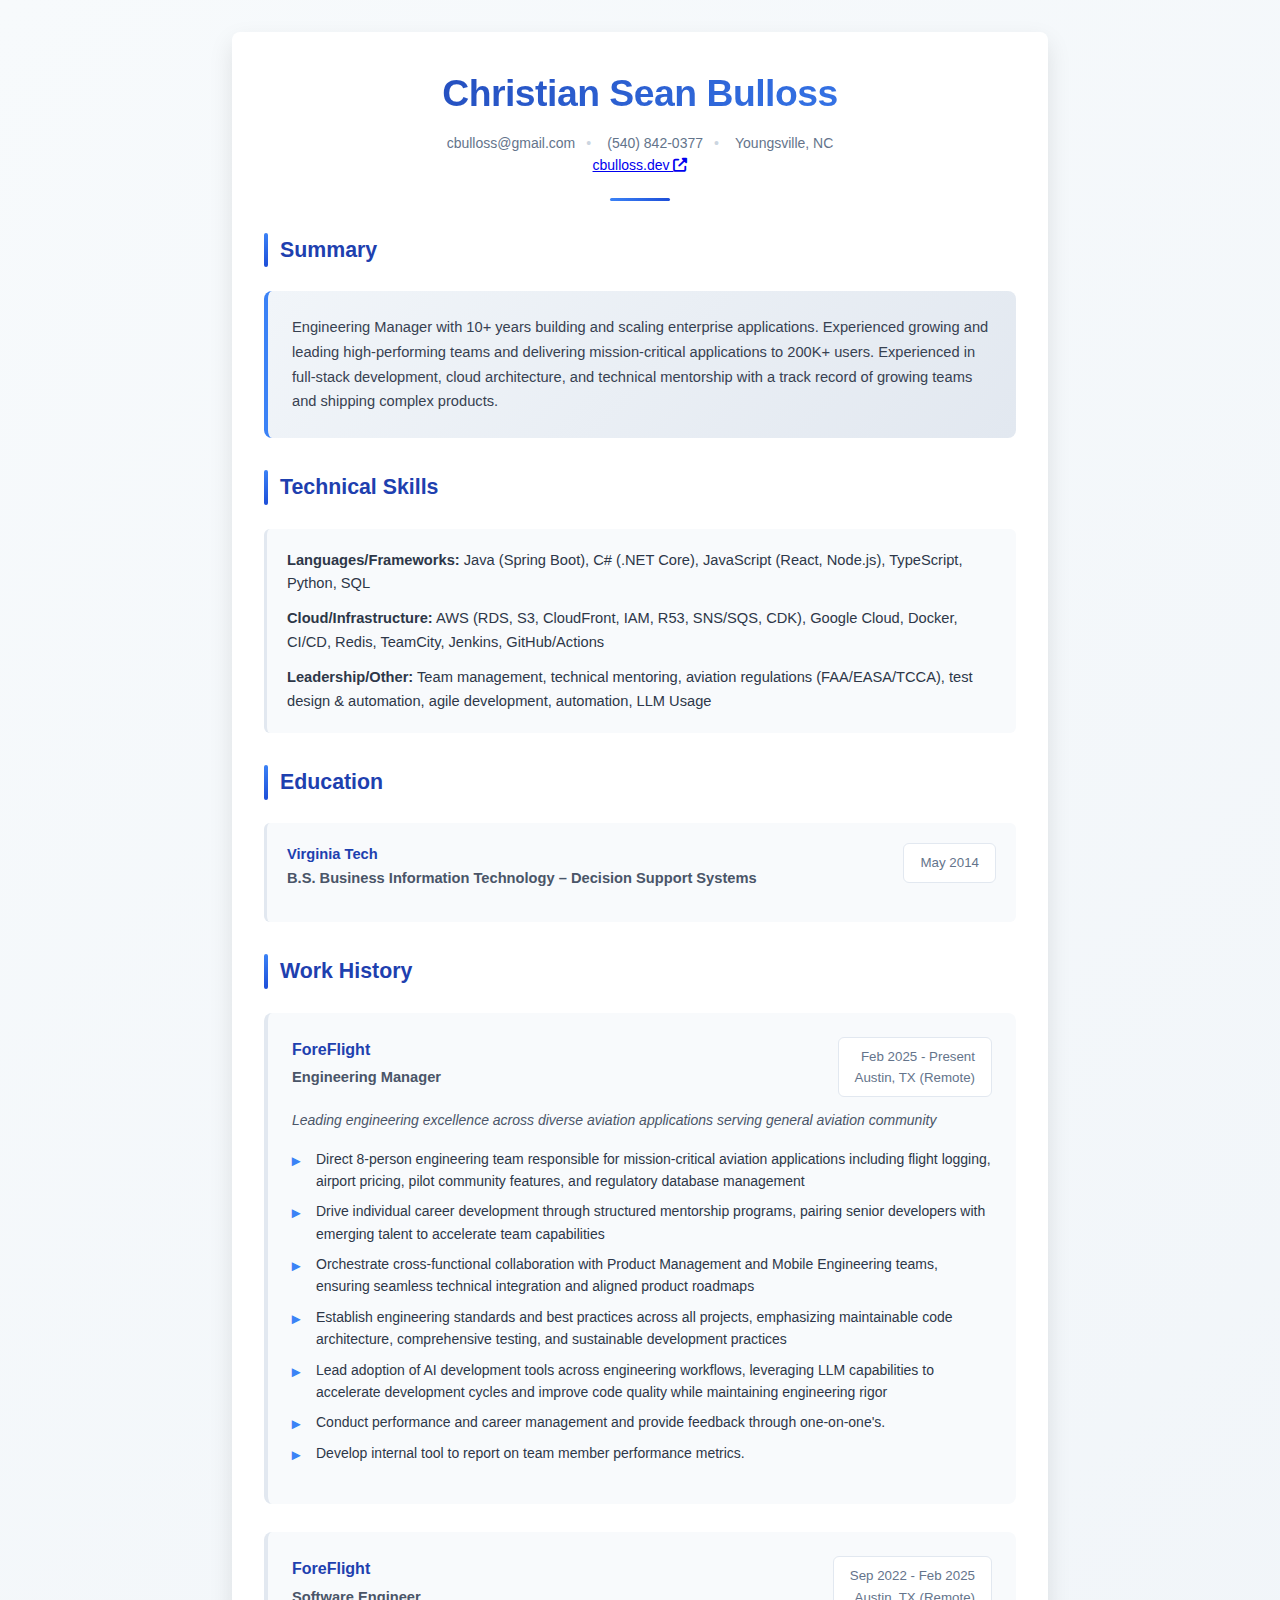
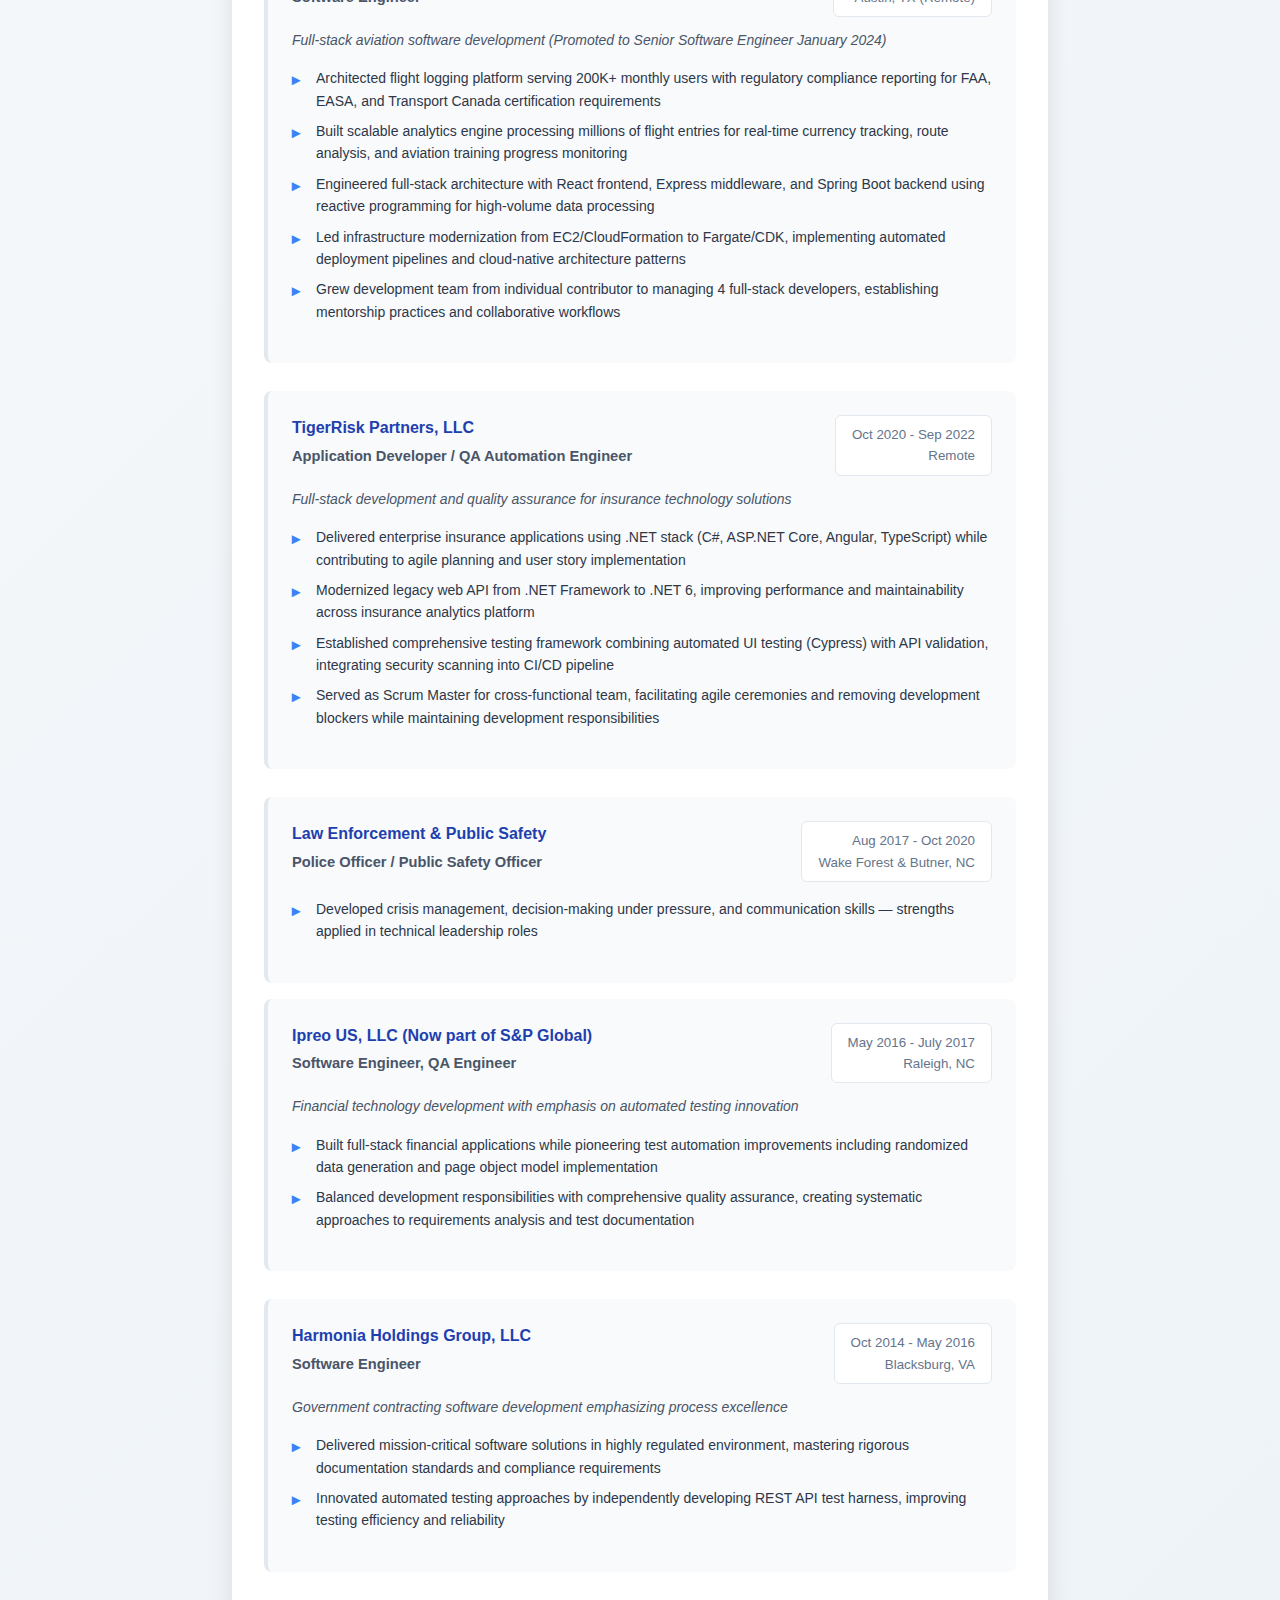
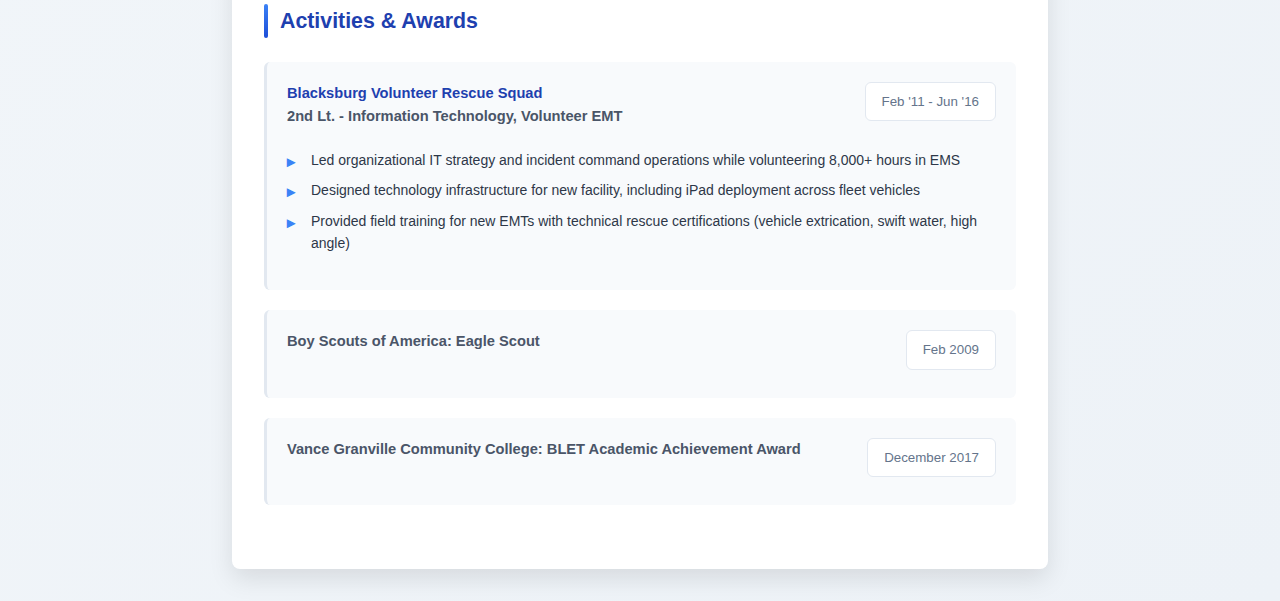
<file: christian-bulloss-resume.html>
<!DOCTYPE html>
<html lang="en">
<head>
    <meta charset="UTF-8">
    <meta name="viewport" content="width=device-width, initial-scale=1.0">
    <title>Christian Sean Bulloss - Resume</title>
    <link rel="stylesheet" href="https://cdnjs.cloudflare.com/ajax/libs/font-awesome/6.4.0/css/all.min.css">
    <style>
        /* Reset and base styles */
        * {
            margin: 0;
            padding: 0;
            box-sizing: border-box;
        }

        body {
            font-family: 'Segoe UI', -apple-system, BlinkMacSystemFont, 'Roboto', 'Helvetica Neue', Arial, sans-serif;
            line-height: 1.6;
            color: #2d3748;
            background: linear-gradient(135deg, #f7fafc 0%, #edf2f7 100%);
            font-size: 11pt;
            font-weight: 400;
        }

        .container {
            max-width: 8.5in;
            margin: 2rem auto;
            padding: 2rem;
            background: white;
            box-shadow: 0 10px 25px rgba(0, 0, 0, 0.1);
            border-radius: 8px;
        }

        /* Header */
        .header {
            text-align: center;
            margin-bottom: 2rem;
            position: relative;
            padding-bottom: 1.5rem;
        }

        .header::after {
            content: '';
            position: absolute;
            bottom: 0;
            left: 50%;
            transform: translateX(-50%);
            width: 60px;
            height: 3px;
            background: linear-gradient(90deg, #3b82f6, #1d4ed8);
            border-radius: 2px;
        }

        .name {
            font-size: 28pt;
            font-weight: 700;
            background: linear-gradient(135deg, #1e40af, #3b82f6);
            -webkit-background-clip: text;
            -webkit-text-fill-color: transparent;
            background-clip: text;
            margin-bottom: 0.5rem;
            letter-spacing: -0.5px;
        }

        .contact-info {
            font-size: 10.5pt;
            color: #64748b;
            display: flex;
            justify-content: center;
            gap: 2rem;
            flex-wrap: wrap;
            font-weight: 500;
        }

        .contact-info span {
            position: relative;
        }

        .contact-info span:not(:last-child)::after {
            content: '•';
            position: absolute;
            right: -1rem;
            color: #cbd5e0;
        }

        .summary-statement {
            font-style: italic;
            color: #4a5568;
            margin: 1rem auto;
            font-size: 11pt;
            max-width: 600px;
            font-weight: 500;
        }

        /* Section styling */
        .section {
            margin-bottom: 2rem;
            position: relative;
        }

        .section-title {
            font-size: 16pt;
            font-weight: 700;
            color: #1e40af;
            margin-bottom: 1.5rem;
            position: relative;
            padding-left: 1rem;
        }

        .section-title::before {
            content: '';
            position: absolute;
            left: 0;
            top: 50%;
            transform: translateY(-50%);
            width: 4px;
            height: 100%;
            background: linear-gradient(180deg, #3b82f6, #1d4ed8);
            border-radius: 2px;
        }

        /* Experience entries */
        .experience-entry {
            margin-bottom: 1.75rem;
            page-break-inside: avoid;
            background: #f8fafc;
            padding: 1.5rem;
            border-radius: 8px;
            border-left: 4px solid #e2e8f0;
            transition: all 0.3s ease;
            position: relative;
        }

        .experience-entry:hover {
            border-left-color: #3b82f6;
            transform: translateX(2px);
        }

        .job-header {
            display: flex;
            justify-content: space-between;
            align-items: flex-start;
            margin-bottom: 0.75rem;
            flex-wrap: wrap;
        }

        .company-position {
            flex: 1;
        }

        .company {
            font-weight: 700;
            font-size: 12pt;
            color: #1e40af;
            margin-bottom: 0.25rem;
        }

        .position {
            font-weight: 600;
            color: #4a5568;
            font-size: 11pt;
        }

        .dates-location {
            text-align: right;
            font-size: 10pt;
            color: #64748b;
            white-space: nowrap;
            background: white;
            padding: 0.5rem 1rem;
            border-radius: 6px;
            border: 1px solid #e2e8f0;
            font-weight: 500;
        }

        .description {
            margin: 0.75rem 0;
            font-size: 10.5pt;
            color: #4a5568;
            font-style: italic;
        }

        .achievements {
            list-style: none;
            margin: 1rem 0;
        }

        .achievements li {
            margin-bottom: 0.5rem;
            padding-left: 1.5rem;
            position: relative;
            font-size: 10.5pt;
            line-height: 1.6;
        }

        .achievements li:before {
            content: "▸";
            position: absolute;
            left: 0;
            color: #3b82f6;
            font-weight: bold;
            font-size: 12pt;
        }

        /* Education and Activities */
        .education-entry, .activity-entry {
            margin-bottom: 1.25rem;
            background: #f8fafc;
            padding: 1.25rem;
            border-radius: 6px;
            border-left: 3px solid #e2e8f0;
        }

        .education-header {
            display: flex;
            justify-content: space-between;
            align-items: flex-start;
            margin-bottom: 0.5rem;
        }

        .degree {
            font-weight: 600;
            color: #4a5568;
            margin-bottom: 0.25rem;
        }

        .institution {
            font-weight: 700;
            color: #1e40af;
            font-size: 11pt;
        }

        /* Summary section special styling */
        .section:first-of-type p {
            background: linear-gradient(135deg, #f1f5f9, #e2e8f0);
            padding: 1.5rem;
            border-radius: 8px;
            border-left: 4px solid #3b82f6;
            font-size: 11pt;
            line-height: 1.7;
            color: #374151;
        }

        /* Print styles */
        @media print {
            body {
                font-size: 9pt;
                background: white !important;
                line-height: 1.4;
            }
            
            .container {
                max-width: none;
                margin: 0;
                padding: 0.4in;
                box-shadow: none;
                border-radius: 0;
            }
            
            .header {
                margin-bottom: 1rem;
                page-break-after: avoid;
            }
            
            .header::after {
                display: none;
            }
            
            .name {
                font-size: 20pt;
                color: #1e40af !important;
                -webkit-text-fill-color: #1e40af !important;
                margin-bottom: 0.25rem;
            }
            
            .contact-info {
                font-size: 9pt;
                gap: 1rem;
            }
            
            .summary-statement {
                margin: 0.5rem auto;
                font-size: 9.5pt;
            }
            
            .section {
                margin-bottom: 1rem;
                page-break-inside: avoid;
            }
            
            .section-title {
                font-size: 13pt;
                margin-bottom: 0.75rem;
                padding-left: 0.75rem;
            }
            
            .section-title::before {
                width: 3px;
            }
            
            /* Flatten cards for print */
            .experience-entry, .education-entry, .activity-entry {
                background: white !important;
                border: none !important;
                border-left: 2px solid #e2e8f0 !important;
                padding: 0.75rem 0 0.75rem 1rem !important;
                margin-bottom: 1rem !important;
                border-radius: 0 !important;
                transform: none !important;
                box-shadow: none !important;
            }
            
            .experience-entry:hover {
                transform: none !important;
            }
            
            .job-header {
                margin-bottom: 0.5rem;
            }
            
            .company {
                font-size: 11pt;
                margin-bottom: 0.1rem;
            }
            
            .position {
                font-size: 10pt;
            }
            
            .dates-location {
                font-size: 9pt;
                background: none !important;
                border: none !important;
                padding: 0 !important;
            }
            
            .description {
                margin: 0.5rem 0;
                font-size: 9.5pt;
            }
            
            .achievements {
                margin: 0.5rem 0;
            }
            
            .achievements li {
                margin-bottom: 0.3rem;
                font-size: 9.5pt;
                line-height: 1.4;
                padding-left: 1rem;
            }
            
            .achievements li:before {
                font-size: 10pt;
            }
            
            .degree {
                font-size: 10pt;
            }
            
            .institution {
                font-size: 10pt;
            }
            
            /* Summary section adjustments */
            .section:first-of-type p {
                background: none !important;
                border: 1px solid #e2e8f0 !important;
                padding: 0.75rem !important;
                font-size: 9.5pt;
                line-height: 1.5;
            }
            
            /* Technical skills adjustments */
            .section:nth-of-type(2) div {
                background: none !important;
                border: 1px solid #e2e8f0 !important;
                padding: 0.75rem !important;
            }
            
            .section:nth-of-type(2) div div {
                margin-bottom: 0.5rem !important;
                font-size: 9.5pt;
                border: none !important;
                padding: 0 !important;
            }
            
            /* Page break management */
            .section:nth-of-type(3) { /* Work History */
                page-break-before: auto;
            }
            
            .section:last-child {
                page-break-inside: auto;
            }
            
            /* Smart page break management */
            .job-header {
                page-break-after: avoid;
            }
            
            .achievements {
                orphans: 2;
                widows: 2;
            }
            
            .achievements li {
                page-break-inside: avoid;
            }
            
            /* Try to keep Activities & Awards together */
            .section:last-child {
                page-break-inside: avoid !important;
                page-break-before: auto !important;
                orphans: 10 !important;
                widows: 10 !important;
            }
            
            .section:last-child * {
                page-break-inside: avoid !important;
            }
            
            .activity-entry {
                page-break-inside: avoid !important;
                page-break-after: avoid !important;
                margin-bottom: 0.5rem !important;
                padding: 0.5rem 0 0.5rem 0.75rem !important;
            }
            
            /* Make Activities section more compact for better page fitting */
            .section:last-child .activity-entry .achievements {
                margin: 0.25rem 0 !important;
            }
            
            .section:last-child .activity-entry .achievements li {
                margin-bottom: 0.2rem !important;
                font-size: 9pt !important;
                line-height: 1.3 !important;
            }
            
            /* Ensure content doesn't get cut off */
            * {
                -webkit-print-color-adjust: exact !important;
                print-color-adjust: exact !important;
            }
        }

        /* Responsive adjustments */
        @media (max-width: 768px) {
            .job-header {
                flex-direction: column;
            }
            
            .dates-location {
                text-align: left;
                margin-top: 0.25em;
            }
            
            .contact-info {
                flex-direction: column;
                gap: 0.5em;
            }
        }
    </style>
</head>
<body>
    <div class="container">
        <header class="header">
            <h1 class="name">Christian Sean Bulloss</h1>
            <div class="contact-info">
                <span>cbulloss@gmail.com</span>
                <span>(540) 842-0377</span>
                <span>Youngsville, NC</span>
            </div>
            <div class="contact-info">
                <span><a href='https://cbulloss.dev'>cbulloss.dev <i class="fas fa-external-link-alt"></i></a></span>
            </div>
        </header>

        <section class="section">
            <h2 class="section-title">Summary</h2>
            <p>Engineering Manager with 10+ years building and scaling enterprise applications. Experienced growing and leading high-performing teams and delivering mission-critical applications to 200K+ users. Experienced in full-stack development, cloud architecture, and technical mentorship with a track record of growing teams and shipping complex products.</p>
        </section>

        <section class="section">
            <h2 class="section-title">Technical Skills</h2>
            <div style="background: #f8fafc; padding: 1.25rem; border-radius: 6px; border-left: 3px solid #e2e8f0;">
                <div style="margin-bottom: 0.75rem;"><strong>Languages/Frameworks:</strong> Java (Spring Boot), C# (.NET Core), JavaScript (React, Node.js), TypeScript, Python, SQL</div>
                <div style="margin-bottom: 0.75rem;"><strong>Cloud/Infrastructure:</strong> AWS (RDS, S3, CloudFront, IAM, R53, SNS/SQS, CDK), Google Cloud, Docker, CI/CD, Redis, TeamCity, Jenkins, GitHub/Actions</div>
                <div><strong>Leadership/Other:</strong> Team management, technical mentoring, aviation regulations (FAA/EASA/TCCA), test design & automation, agile development, automation, LLM Usage</div>
            </div>
        </section>

        <section class="section">
            <h2 class="section-title">Education</h2>
            
            <div class="education-entry">
                <div class="education-header">
                    <div>
                        <div class="institution">Virginia Tech</div>
                        <div class="degree">B.S. Business Information Technology – Decision Support Systems</div>
                    </div>
                    <div class="dates-location">May 2014</div>
                </div>
            </div>
        </section>

        <section class="section">
            <h2 class="section-title">Work History</h2>
            
            <div class="experience-entry">
                <div class="job-header">
                    <div class="company-position">
                        <div class="company">ForeFlight</div>
                        <div class="position">Engineering Manager</div>
                    </div>
                    <div class="dates-location">
                        Feb 2025 - Present<br>
                        Austin, TX (Remote)
                    </div>
                </div>
                <p class="description">Leading engineering excellence across diverse aviation applications serving general aviation community</p>
                <ul class="achievements">
                    <li>Direct 8-person engineering team responsible for mission-critical aviation applications including flight logging, airport pricing, pilot community features, and regulatory database management</li>
                    <li>Drive individual career development through structured mentorship programs, pairing senior developers with emerging talent to accelerate team capabilities</li>
                    <li>Orchestrate cross-functional collaboration with Product Management and Mobile Engineering teams, ensuring seamless technical integration and aligned product roadmaps</li>
                    <li>Establish engineering standards and best practices across all projects, emphasizing maintainable code architecture, comprehensive testing, and sustainable development practices</li>
                    <li>Lead adoption of AI development tools across engineering workflows, leveraging LLM capabilities to accelerate development cycles and improve code quality while maintaining engineering rigor</li>
                    <li>Conduct performance and career management and provide feedback through one-on-one's.</li>
                    <li>Develop internal tool to report on team member performance metrics.</li>
                </ul>
            </div>

            <div class="experience-entry">
                <div class="job-header">
                    <div class="company-position">
                        <div class="company">ForeFlight</div>
                        <div class="position">Software Engineer</div>
                    </div>
                    <div class="dates-location">
                        Sep 2022 - Feb 2025<br>
                        Austin, TX (Remote)
                    </div>
                </div>
                <p class="description">Full-stack aviation software development (Promoted to Senior Software Engineer January 2024)</p>
                <ul class="achievements">
                    <li>Architected flight logging platform serving 200K+ monthly users with regulatory compliance reporting for FAA, EASA, and Transport Canada certification requirements</li>
                    <li>Built scalable analytics engine processing millions of flight entries for real-time currency tracking, route analysis, and aviation training progress monitoring</li>
                    <li>Engineered full-stack architecture with React frontend, Express middleware, and Spring Boot backend using reactive programming for high-volume data processing</li>
                    <li>Led infrastructure modernization from EC2/CloudFormation to Fargate/CDK, implementing automated deployment pipelines and cloud-native architecture patterns</li>
                    <li>Grew development team from individual contributor to managing 4 full-stack developers, establishing mentorship practices and collaborative workflows</li>
                </ul>
            </div>

            <div class="experience-entry">
                <div class="job-header">
                    <div class="company-position">
                        <div class="company">TigerRisk Partners, LLC</div>
                        <div class="position">Application Developer / QA Automation Engineer</div>
                    </div>
                    <div class="dates-location">
                        Oct 2020 - Sep 2022<br>
                        Remote
                    </div>
                </div>
                <p class="description">Full-stack development and quality assurance for insurance technology solutions</p>
                <ul class="achievements">
                    <li>Delivered enterprise insurance applications using .NET stack (C#, ASP.NET Core, Angular, TypeScript) while contributing to agile planning and user story implementation</li>
                    <li>Modernized legacy web API from .NET Framework to .NET 6, improving performance and maintainability across insurance analytics platform</li>
                    <li>Established comprehensive testing framework combining automated UI testing (Cypress) with API validation, integrating security scanning into CI/CD pipeline</li>
                    <li>Served as Scrum Master for cross-functional team, facilitating agile ceremonies and removing development blockers while maintaining development responsibilities</li>
                </ul>
            </div>

            <div class="experience-entry" style="margin-bottom: 1rem;">
                <div class="job-header">
                    <div class="company-position">
                        <div class="company">Law Enforcement & Public Safety</div>
                        <div class="position">Police Officer / Public Safety Officer</div>
                    </div>
                    <div class="dates-location">
                        Aug 2017 - Oct 2020<br>
                        Wake Forest & Butner, NC
                    </div>
                </div>
                <ul class="achievements">
                    <li>Developed crisis management, decision-making under pressure, and communication skills — strengths applied in technical leadership roles</li>
                </ul>
            </div>

            <div class="experience-entry">
                <div class="job-header">
                    <div class="company-position">
                        <div class="company">Ipreo US, LLC (Now part of S&P Global)</div>
                        <div class="position">Software Engineer, QA Engineer</div>
                    </div>
                    <div class="dates-location">
                        May 2016 - July 2017<br>
                        Raleigh, NC
                    </div>
                </div>
                <p class="description">Financial technology development with emphasis on automated testing innovation</p>
                <ul class="achievements">
                    <li>Built full-stack financial applications while pioneering test automation improvements including randomized data generation and page object model implementation</li>
                    <li>Balanced development responsibilities with comprehensive quality assurance, creating systematic approaches to requirements analysis and test documentation</li>
                </ul>
            </div>

            <div class="experience-entry">
                <div class="job-header">
                    <div class="company-position">
                        <div class="company">Harmonia Holdings Group, LLC</div>
                        <div class="position">Software Engineer</div>
                    </div>
                    <div class="dates-location">
                        Oct 2014 - May 2016<br>
                        Blacksburg, VA
                    </div>
                </div>
                <p class="description">Government contracting software development emphasizing process excellence</p>
                <ul class="achievements">
                    <li>Delivered mission-critical software solutions in highly regulated environment, mastering rigorous documentation standards and compliance requirements</li>
                    <li>Innovated automated testing approaches by independently developing REST API test harness, improving testing efficiency and reliability</li>
                </ul>
            </div>
        </section>

        <section class="section">
            <h2 class="section-title">Activities & Awards</h2>
            
            <div class="activity-entry">
                <div class="education-header">
                    <div>
                        <div class="institution">Blacksburg Volunteer Rescue Squad</div>
                        <div class="degree">2nd Lt. - Information Technology, Volunteer EMT</div>
                    </div>
                    <div class="dates-location">Feb '11 - Jun '16</div>
                </div>
                <ul class="achievements">
                    <li>Led organizational IT strategy and incident command operations while volunteering 8,000+ hours in EMS</li>
                    <li>Designed technology infrastructure for new facility, including iPad deployment across fleet vehicles</li>
                    <li>Provided field training for new EMTs with technical rescue certifications (vehicle extrication, swift water, high angle)</li>
                </ul>
            </div>

            <div class="activity-entry">
                <div class="education-header">
                    <div>
                        <div class="degree">Boy Scouts of America: Eagle Scout</div>
                    </div>
                    <div class="dates-location">Feb 2009</div>
                </div>
            </div>

            <div class="activity-entry">
                <div class="education-header">
                    <div>
                        <div class="degree">Vance Granville Community College: BLET Academic Achievement Award</div>
                    </div>
                    <div class="dates-location">December 2017</div>
                </div>
            </div>
        </section>
    </div>
</body>
</html>
</file>
